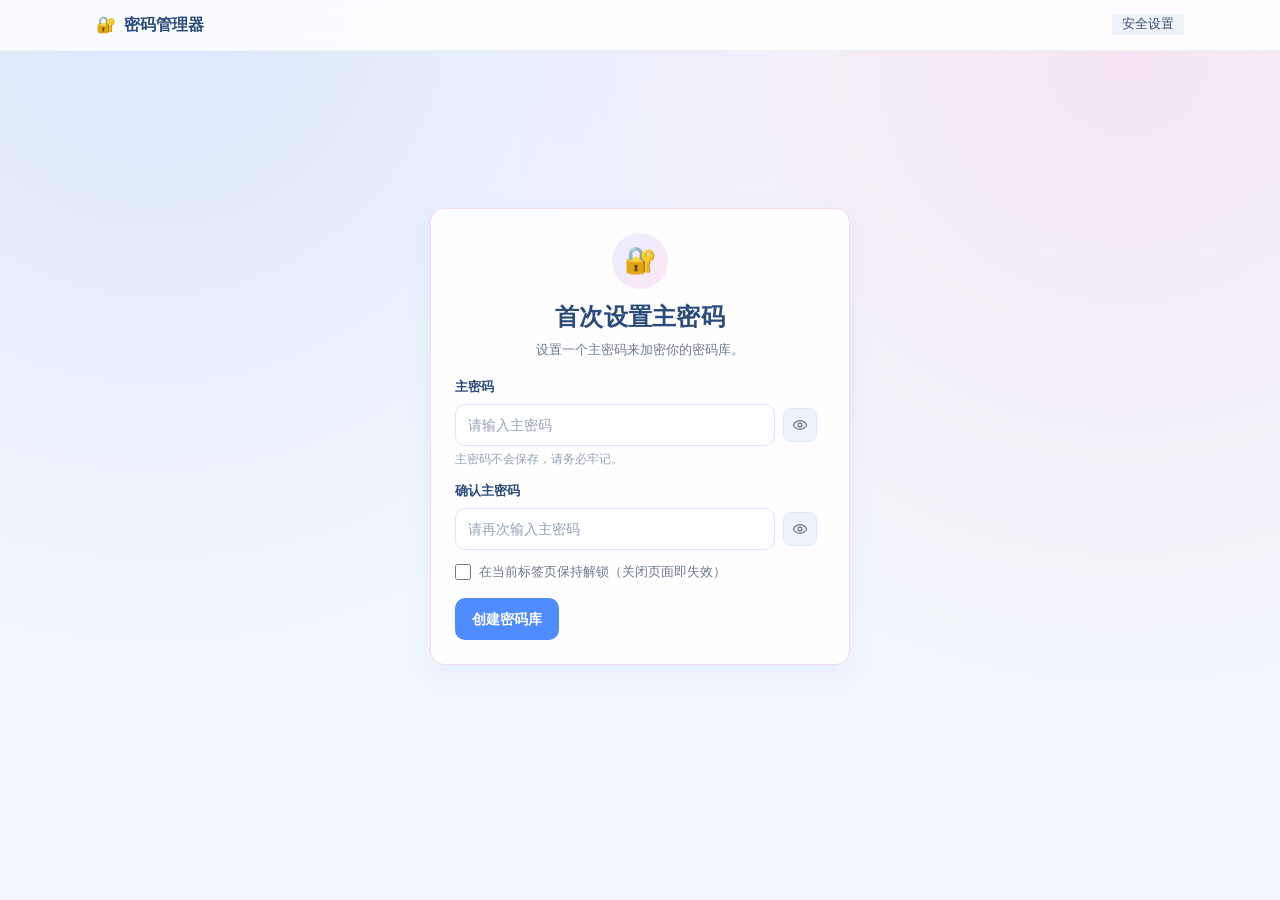
<file: index.html>
<!DOCTYPE html>
<html lang="zh-CN">
<head>
  <meta charset="UTF-8" />
  <meta name="viewport" content="width=device-width, initial-scale=1.0" />
  <meta name="color-scheme" content="light" />
  <title>密码管理器</title>
  <link rel="stylesheet" href="style.css" />
</head>
<body>
  <!-- 顶栏 -->
  <header class="nav">
    <div class="nav-inner">
      <a class="nav-brand" href="./index.html">
        <span aria-hidden="true">🔐</span>
        <span>密码管理器</span>
      </a>
      <nav class="nav-actions">
        <span class="badge badge-ok hidden" id="vaultStatus">已解锁</span>
        <button type="button" id="lockBtn" class="secondary btn-link hidden">锁定</button>
        <a href="./security.html" class="secondary btn-link">安全设置</a>
      </nav>
    </div>
  </header>

  <main class="container">
    <!-- 解锁 / 首次设置 -->
    <section class="auth-wrap" id="authCard">
      <div class="card auth-card">
        <div class="auth-head">
          <span class="auth-badge" aria-hidden="true">🔐</span>
          <h1 id="authTitle">解锁密码库</h1>
          <p class="tip" id="authTip">请输入主密码解锁。</p>
        </div>

        <form id="authForm" novalidate>
          <div class="form-row">
            <label class="field-label" for="masterPassword">主密码</label>
            <div class="input-group">
              <input id="masterPassword" type="password" autocomplete="current-password"
                     placeholder="请输入主密码" />
              <button type="button" class="icon-btn" data-toggle-password="masterPassword"
                      aria-label="显示密码" title="显示密码">
                <svg viewBox="0 0 24 24" aria-hidden="true">
                  <path d="M2 12s3.6-6.5 10-6.5S22 12 22 12s-3.6 6.5-10 6.5S2 12 2 12Z" />
                  <circle cx="12" cy="12" r="3" />
                </svg>
              </button>
            </div>
            <p class="hint hidden" id="masterHint">主密码不会保存，请务必牢记。</p>
          </div>

          <div class="form-row hidden" id="confirmRow">
            <label class="field-label" for="masterPasswordConfirm">确认主密码</label>
            <div class="input-group">
              <input id="masterPasswordConfirm" type="password" autocomplete="new-password"
                     placeholder="请再次输入主密码" />
              <button type="button" class="icon-btn" data-toggle-password="masterPasswordConfirm"
                      aria-label="显示密码" title="显示密码">
                <svg viewBox="0 0 24 24" aria-hidden="true">
                  <path d="M2 12s3.6-6.5 10-6.5S22 12 22 12s-3.6 6.5-10 6.5S2 12 2 12Z" />
                  <circle cx="12" cy="12" r="3" />
                </svg>
              </button>
            </div>
          </div>

          <p class="modal-error hidden" id="authError"></p>

          <label class="check-row" for="rememberSession">
            <input type="checkbox" id="rememberSession" />
            <span>在当前标签页保持解锁（关闭页面即失效）</span>
          </label>

          <div class="form-actions">
            <button type="submit" id="authBtn">解锁</button>
          </div>
        </form>
      </div>
    </section>

    <!-- 主应用 -->
    <div id="appArea" class="hidden">
      <div class="toolbar">
        <div class="search-field">
          <svg viewBox="0 0 24 24" aria-hidden="true">
            <circle cx="11" cy="11" r="7" />
            <path d="m20 20-3.6-3.6" />
          </svg>
          <input id="searchInput" type="search" placeholder="搜索名称 / 账号 / 备注 / 2FA…"
                 aria-label="搜索密码条目" autocomplete="off" />
          <button type="button" id="searchClearBtn" class="search-clear hidden"
                  aria-label="清空搜索" title="清空搜索">×</button>
        </div>
        <span class="toolbar-count" id="listCount"></span>
      </div>

      <div class="app-layout">
        <!-- 侧栏：添加 / 编辑 -->
        <aside class="app-aside">
          <section class="card">
            <div class="card-head">
              <h2 id="formTitle">添加密码</h2>
              <button type="button" id="cancelEditBtn" class="secondary btn-sm hidden">取消编辑</button>
            </div>

            <form id="passwordForm" novalidate>
              <input type="hidden" id="editId" />

              <div class="form-row">
                <label class="field-label" for="name">名称 <span class="req">*</span></label>
                <input id="name" type="text" placeholder="例如：GitHub / 微信" required
                       autocomplete="off" />
              </div>

              <div class="form-row">
                <label class="field-label" for="account">账号</label>
                <input id="account" type="text" placeholder="邮箱 / 用户名 / 手机号"
                       autocomplete="off" />
              </div>

              <div class="form-row">
                <label class="field-label" for="password">密码</label>
                <div class="input-group">
                  <input id="password" type="text" placeholder="请输入密码" autocomplete="off" />
                  <button type="button" class="icon-btn" data-toggle-password="password"
                          aria-label="显示密码" title="显示密码">
                    <svg viewBox="0 0 24 24" aria-hidden="true">
                      <path d="M2 12s3.6-6.5 10-6.5S22 12 22 12s-3.6 6.5-10 6.5S2 12 2 12Z" />
                      <circle cx="12" cy="12" r="3" />
                    </svg>
                  </button>
                  <button type="button" id="genPasswordBtn" class="secondary">随机密码</button>
                </div>
              </div>

              <div class="form-row">
                <label class="field-label" for="totpSecret">2FA 密钥（Base32）</label>
                <input id="totpSecret" type="text" placeholder="例如：JBSWY3DPEHPK3PXP"
                       autocomplete="off" spellcheck="false" />
                <p class="hint">填入后列表中会实时显示 6 位动态验证码。</p>
              </div>

              <div class="form-row">
                <label class="field-label" for="note">备注</label>
                <textarea id="note" rows="2" placeholder="可选备注"></textarea>
              </div>

              <div class="form-actions">
                <button type="submit" id="saveBtn">保存</button>
                <button type="reset" id="resetFormBtn" class="secondary">清空</button>
              </div>
            </form>

            <div class="aside-foot">
              <label class="field-label" for="autoLockSelect">安全</label>
              <select id="autoLockSelect" aria-label="自动锁定时间"></select>
            </div>
          </section>
        </aside>

        <!-- 列表 -->
        <section class="card">
          <div class="card-head">
            <h2>密码列表</h2>
            <span class="tip" id="listHint">按 Ctrl / ⌘ + K 快速搜索</span>
          </div>
          <div id="listContainer" class="list"></div>
        </section>
      </div>
    </div>
  </main>

  <script src="script.js"></script>
</body>
</html>
</file>
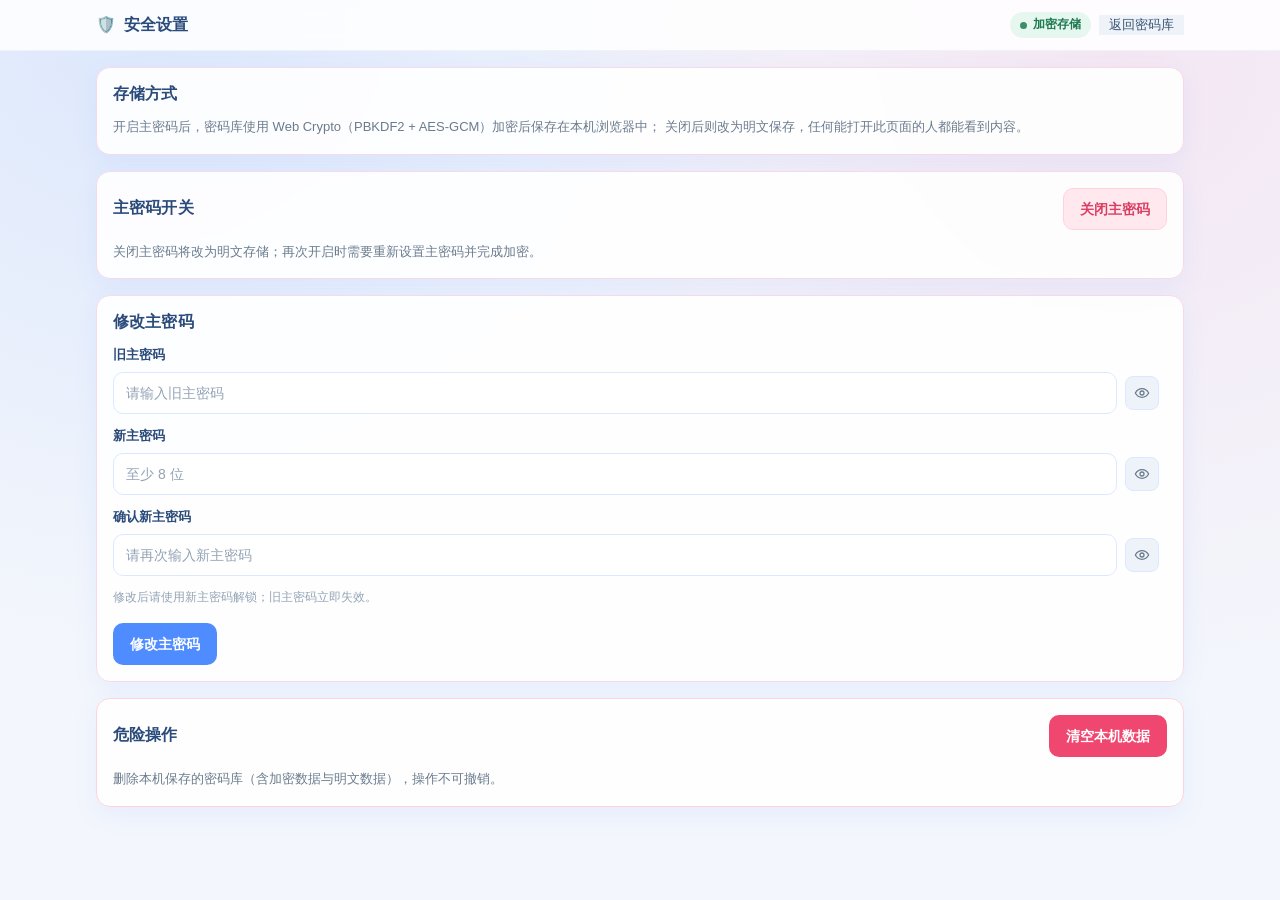
<file: security.html>
<!DOCTYPE html>
<html lang="zh-CN">
<head>
  <meta charset="UTF-8" />
  <meta name="viewport" content="width=device-width, initial-scale=1.0" />
  <meta name="color-scheme" content="light" />
  <title>安全设置 - 密码管理器</title>
  <link rel="stylesheet" href="style.css" />
</head>
<body>
  <header class="nav">
    <div class="nav-inner">
      <a class="nav-brand" href="./index.html">
        <span aria-hidden="true">🛡️</span>
        <span>安全设置</span>
      </a>
      <nav class="nav-actions">
        <span class="badge badge-ok" id="vaultStatus">检测中…</span>
        <a href="./index.html" class="secondary btn-link">返回密码库</a>
      </nav>
    </div>
  </header>

  <main class="container stack">
    <section class="card">
      <div class="card-head">
        <h2>存储方式</h2>
      </div>
      <p class="tip">
        开启主密码后，密码库使用 Web Crypto（PBKDF2 + AES-GCM）加密后保存在本机浏览器中；
        关闭后则改为明文保存，任何能打开此页面的人都能看到内容。
      </p>
    </section>

    <section class="card">
      <div class="card-head">
        <h2>主密码开关</h2>
        <button type="button" id="toggleMasterBtn" class="danger-soft">关闭主密码</button>
      </div>
      <p class="tip">关闭主密码将改为明文存储；再次开启时需要重新设置主密码并完成加密。</p>
    </section>

    <section class="card" id="changeMasterSection">
      <div class="card-head">
        <h2>修改主密码</h2>
      </div>
      <form id="changeMasterForm" novalidate>
        <div class="form-row">
          <label class="field-label" for="oldMasterPassword">旧主密码</label>
          <div class="input-group">
            <input id="oldMasterPassword" type="password" placeholder="请输入旧主密码"
                   autocomplete="current-password" />
            <button type="button" class="icon-btn" data-toggle-password="oldMasterPassword"
                    aria-label="显示密码" title="显示密码">
              <svg viewBox="0 0 24 24" aria-hidden="true">
                <path d="M2 12s3.6-6.5 10-6.5S22 12 22 12s-3.6 6.5-10 6.5S2 12 2 12Z" />
                <circle cx="12" cy="12" r="3" />
              </svg>
            </button>
          </div>
        </div>

        <div class="form-row">
          <label class="field-label" for="newMasterPassword">新主密码</label>
          <div class="input-group">
            <input id="newMasterPassword" type="password" placeholder="至少 8 位"
                   autocomplete="new-password" />
            <button type="button" class="icon-btn" data-toggle-password="newMasterPassword"
                    aria-label="显示密码" title="显示密码">
              <svg viewBox="0 0 24 24" aria-hidden="true">
                <path d="M2 12s3.6-6.5 10-6.5S22 12 22 12s-3.6 6.5-10 6.5S2 12 2 12Z" />
                <circle cx="12" cy="12" r="3" />
              </svg>
            </button>
          </div>
        </div>

        <div class="form-row">
          <label class="field-label" for="newMasterPasswordConfirm">确认新主密码</label>
          <div class="input-group">
            <input id="newMasterPasswordConfirm" type="password" placeholder="请再次输入新主密码"
                   autocomplete="new-password" />
            <button type="button" class="icon-btn" data-toggle-password="newMasterPasswordConfirm"
                    aria-label="显示密码" title="显示密码">
              <svg viewBox="0 0 24 24" aria-hidden="true">
                <path d="M2 12s3.6-6.5 10-6.5S22 12 22 12s-3.6 6.5-10 6.5S2 12 2 12Z" />
                <circle cx="12" cy="12" r="3" />
              </svg>
            </button>
          </div>
        </div>

        <p class="hint">修改后请使用新主密码解锁；旧主密码立即失效。</p>

        <div class="form-actions">
          <button type="submit" id="changeMasterBtn">修改主密码</button>
        </div>
      </form>
    </section>

    <section class="card danger-card">
      <div class="card-head">
        <h2>危险操作</h2>
        <button type="button" id="clearAllBtn" class="danger">清空本机数据</button>
      </div>
      <p class="tip">删除本机保存的密码库（含加密数据与明文数据），操作不可撤销。</p>
    </section>
  </main>

  <script src="script.js"></script>
</body>
</html>
</file>
<file: style.css>
/* =========================================================
   The Password Web — 统一设计系统
   1. 设计变量   2. 基础排版   3. 通用组件
   4. 应用页面   5. Toast / 弹窗   6. 响应式
   ========================================================= */

/* ---------- 1. 设计变量 ---------- */
:root {
  /* 颜色 */
  --primary: #4f8cff;
  --primary-dark: #3d74d9;
  --primary-soft: #e8f1ff;
  --accent: #f7a8cd;
  --accent-dark: #e88ab6;
  --accent-soft: #ffe4f2;

  --text: #243447;
  --text-strong: #2b4b7b;
  --muted: #6b7b8d;
  --muted-soft: #93a3b5;

  --surface: #ffffff;
  --surface-2: #f7f9fc;
  --surface-3: #eef3fa;
  --page-bg: #f3f6fc;
  --card: rgba(255, 255, 255, 0.9);

  --border: #dbe8ff;
  --border-soft: #eef2f9;
  --border-accent: #f6d9ea;

  --danger: #ef476f;
  --danger-dark: #d93f63;
  --danger-soft: #ffe9ee;
  --success: #2f9e69;

  /* 圆角 */
  --radius-xs: 8px;
  --radius-sm: 10px;
  --radius: 14px;
  --radius-lg: 20px;

  /* 间距（8pt 栅格） */
  --sp-1: 4px;
  --sp-2: 8px;
  --sp-3: 12px;
  --sp-4: 16px;
  --sp-5: 24px;
  --sp-6: 32px;

  /* 字号 */
  --fs-xs: 12px;
  --fs-sm: 13px;
  --fs-base: 14px;
  --fs-md: 16px;
  --fs-lg: 20px;
  --fs-xl: 24px;

  /* 阴影 */
  --shadow-sm: 0 1px 2px rgba(36, 52, 71, 0.06);
  --shadow: 0 8px 24px rgba(79, 140, 255, 0.08);
  --shadow-lg: 0 18px 44px rgba(36, 52, 71, 0.16);

  --ring: 0 0 0 3px rgba(79, 140, 255, 0.16);

  /* 布局 */
  --container: 1120px;
  --sidebar: 384px;
  --control-h: 42px;
}

/* ---------- 2. 基础排版 ---------- */
*,
*::before,
*::after {
  box-sizing: border-box;
}

html {
  -webkit-text-size-adjust: 100%;
}

body {
  margin: 0;
  min-height: 100vh;
  font-family: "PingFang SC", "Microsoft YaHei", "Segoe UI", Arial, sans-serif;
  font-size: var(--fs-base);
  line-height: 1.6;
  color: var(--text);
  background-color: var(--page-bg);
  background-image:
    radial-gradient(circle at 12% 0%, rgba(79, 140, 255, 0.14), transparent 45%),
    radial-gradient(circle at 88% 6%, rgba(247, 168, 205, 0.2), transparent 45%);
  background-attachment: fixed;
}

h1,
h2,
h3 {
  margin: 0;
  color: var(--text-strong);
  line-height: 1.3;
  letter-spacing: 0.01em;
}

h1 {
  font-size: var(--fs-xl);
  font-weight: 700;
}

h2 {
  font-size: var(--fs-md);
  font-weight: 700;
}

h3 {
  font-size: var(--fs-base);
  font-weight: 700;
}

p {
  margin: 0;
}

a {
  color: var(--primary-dark);
}

::selection {
  background: var(--accent-soft);
}

.container {
  width: 100%;
  max-width: var(--container);
  margin: 0 auto;
  padding: var(--sp-4);
}

/* 让所有卡片的垂直节奏一致 */
.stack {
  display: grid;
  gap: var(--sp-4);
}

/* ---------- 3. 通用组件 ---------- */
.hidden {
  display: none !important;
}

.card {
  background: var(--card);
  border: 1px solid var(--border-accent);
  border-radius: var(--radius);
  padding: var(--sp-4);
  box-shadow: var(--shadow);
  backdrop-filter: blur(4px);
}

.card-head {
  display: flex;
  align-items: center;
  justify-content: space-between;
  gap: var(--sp-3);
  margin-bottom: var(--sp-3);
}

.card-head h2 {
  min-width: 0;
  overflow: hidden;
  text-overflow: ellipsis;
  white-space: nowrap;
}

.danger-card {
  border-color: #ffd2dc;
}

.tip {
  margin: var(--sp-2) 0 0;
  font-size: var(--fs-sm);
  color: var(--muted);
}

.tip:first-child {
  margin-top: 0;
}

.hint {
  margin-top: var(--sp-1);
  font-size: var(--fs-xs);
  color: var(--muted-soft);
}

/* 表单 */
.form-row {
  margin-bottom: var(--sp-3);
}

.form-row:last-of-type {
  margin-bottom: 0;
}

.field-label {
  display: block;
  margin-bottom: 6px;
  font-size: var(--fs-sm);
  font-weight: 600;
  color: var(--text-strong);
}

.req {
  color: var(--danger);
  font-weight: 700;
}

input,
textarea,
select {
  width: 100%;
  height: var(--control-h);
  padding: 0 var(--sp-3);
  font-family: inherit;
  font-size: var(--fs-base);
  color: var(--text);
  background: var(--surface);
  border: 1px solid var(--border);
  border-radius: var(--radius-sm);
  outline: none;
  transition: border-color 0.15s ease, box-shadow 0.15s ease;
}

select {
  padding-right: var(--sp-2);
  cursor: pointer;
}

input[type="checkbox"],
input[type="radio"] {
  width: auto;
  height: auto;
  padding: 0;
  border: none;
  background: none;
}

textarea {
  height: auto;
  min-height: 72px;
  padding: var(--sp-2) var(--sp-3);
  line-height: 1.55;
  resize: vertical;
}

input::placeholder,
textarea::placeholder {
  color: var(--muted-soft);
}

input:focus,
textarea:focus,
select:focus {
  border-color: #9ec2ff;
  box-shadow: var(--ring);
}

input:disabled,
textarea:disabled {
  color: var(--muted);
  background: var(--surface-3);
  cursor: not-allowed;
}

.input-with-btn {
  display: grid;
  grid-template-columns: minmax(0, 1fr) auto;
  gap: var(--sp-2);
  align-items: center;
}

/* 密码输入：输入框 + 显隐 + 生成 */
.input-group {
  display: grid;
  grid-template-columns: minmax(0, 1fr) auto auto;
  gap: var(--sp-2);
  align-items: center;
}

/* 勾选项 */
.check-row {
  display: flex;
  align-items: center;
  gap: var(--sp-2);
  margin-top: var(--sp-2);
  font-size: var(--fs-sm);
  color: var(--muted);
  cursor: pointer;
}

.check-row input[type="checkbox"] {
  flex: none;
  width: 16px;
  height: 16px;
  margin: 0;
  padding: 0;
  accent-color: var(--primary);
  cursor: pointer;
}

/* 侧栏底部 */
.aside-foot {
  margin-top: var(--sp-4);
  padding-top: var(--sp-3);
  border-top: 1px dashed var(--border-soft);
}

/* 按钮 */
button,
.btn {
  display: inline-flex;
  align-items: center;
  justify-content: center;
  gap: 6px;
  height: var(--control-h);
  padding: 0 var(--sp-4);
  font-family: inherit;
  font-size: var(--fs-base);
  font-weight: 600;
  line-height: 1;
  white-space: nowrap;
  color: #fff;
  background: var(--primary);
  border: 1px solid transparent;
  border-radius: var(--radius-sm);
  cursor: pointer;
  transition: background 0.18s ease, border-color 0.18s ease, color 0.18s ease,
    box-shadow 0.18s ease, transform 0.08s ease;
}

button:hover,
.btn:hover {
  background: var(--primary-dark);
}

button:active,
.btn:active {
  transform: translateY(1px);
}

button:focus-visible,
.btn:focus-visible,
a:focus-visible,
[tabindex]:focus-visible {
  outline: none;
  box-shadow: var(--ring);
}

button:disabled,
.btn:disabled {
  opacity: 0.55;
  cursor: not-allowed;
  transform: none;
}

button.secondary,
.btn.secondary {
  color: #3a5372;
  background: var(--surface-3);
  border-color: var(--border);
}

button.secondary:hover,
.btn.secondary:hover {
  background: var(--primary-soft);
  border-color: #c5daff;
  color: var(--primary-dark);
}

button.ghost {
  color: var(--muted);
  background: transparent;
  border-color: transparent;
}

button.ghost:hover {
  color: var(--primary-dark);
  background: var(--primary-soft);
}

button.danger {
  background: var(--danger);
}

button.danger:hover {
  background: var(--danger-dark);
}

button.danger-soft {
  color: var(--danger-dark);
  background: var(--danger-soft);
  border-color: #ffd2dc;
}

button.danger-soft:hover {
  color: #fff;
  background: var(--danger);
  border-color: transparent;
}

/* 图标按钮（复制 / 显隐） */
.icon-btn {
  flex: none;
  width: 34px;
  height: 34px;
  padding: 0;
  color: var(--muted);
  background: var(--surface-3);
  border: 1px solid var(--border);
  border-radius: var(--radius-xs);
}

.icon-btn:hover {
  color: var(--primary-dark);
  background: var(--primary-soft);
}

.icon-btn svg {
  width: 16px;
  height: 16px;
  fill: none;
  stroke: currentColor;
  stroke-width: 1.9;
  stroke-linecap: round;
  stroke-linejoin: round;
}

/* 小号按钮 */
.btn-sm {
  height: 32px;
  padding: 0 var(--sp-3);
  font-size: var(--fs-sm);
  border-radius: var(--radius-xs);
}

.form-actions {
  display: flex;
  flex-wrap: wrap;
  gap: var(--sp-2);
  margin-top: var(--sp-4);
}

.form-actions.between {
  align-items: center;
  justify-content: space-between;
}

/* 行内链接按钮 */
.btn-link {
  padding: 0 10px;
  font-size: var(--fs-sm);
  text-decoration: none;
}

.btn-link:hover {
  text-decoration: none;
}

a.secondary.btn-link {
  color: #3a5372;
  background: var(--surface-3);
  border-color: var(--border);
}

a.secondary.btn-link:hover {
  color: var(--primary-dark);
  background: var(--primary-soft);
}

/* 徽标 */
.badge {
  display: inline-flex;
  align-items: center;
  gap: 6px;
  height: 26px;
  padding: 0 10px;
  font-size: var(--fs-xs);
  font-weight: 600;
  border-radius: 999px;
  white-space: nowrap;
}

.badge::before {
  content: "";
  width: 7px;
  height: 7px;
  border-radius: 50%;
  background: currentColor;
  opacity: 0.85;
}

.badge-ok {
  color: #1f7a52;
  background: #e6f7ef;
}

.badge-warn {
  color: #9a6a12;
  background: #fff5e0;
}

/* ---------- 4. 应用页面 ---------- */
.nav {
  position: sticky;
  top: 0;
  z-index: 20;
  padding-top: var(--sp-2);
  background: rgba(255, 255, 255, 0.86);
  border-bottom: 1px solid var(--border-soft);
  backdrop-filter: blur(10px);
}

.nav-inner {
  display: flex;
  align-items: center;
  justify-content: space-between;
  gap: var(--sp-3);
  width: 100%;
  max-width: var(--container);
  margin: 0 auto;
  padding: var(--sp-1) var(--sp-4) var(--sp-3);
}

.nav-brand {
  display: flex;
  align-items: center;
  gap: var(--sp-2);
  min-width: 0;
  font-size: var(--fs-md);
  font-weight: 700;
  color: var(--text-strong);
  text-decoration: none;
}

.nav-brand span {
  overflow: hidden;
  text-overflow: ellipsis;
  white-space: nowrap;
}

.nav-actions {
  display: flex;
  align-items: center;
  gap: var(--sp-2);
  flex: none;
}

/* 解锁页 */
.auth-wrap {
  display: flex;
  align-items: center;
  justify-content: center;
  min-height: calc(100vh - 160px);
  padding: var(--sp-5) var(--sp-4);
}

.auth-card {
  width: 100%;
  max-width: 420px;
  padding: var(--sp-5);
}

.auth-head {
  text-align: center;
  margin-bottom: var(--sp-4);
}

.auth-head .auth-badge {
  display: inline-flex;
  align-items: center;
  justify-content: center;
  width: 56px;
  height: 56px;
  font-size: 26px;
  border-radius: 50%;
  background: linear-gradient(135deg, var(--primary-soft), var(--accent-soft));
  margin-bottom: var(--sp-3);
}

/* 应用主体：桌面端侧栏表单 + 列表，移动端单列 */
.app-layout {
  display: grid;
  grid-template-columns: var(--sidebar) minmax(0, 1fr);
  gap: var(--sp-4);
  align-items: start;
}

.app-aside {
  position: sticky;
  top: 88px;
}

.app-aside .card {
  margin: 0;
}

/* 工具条（搜索） */
.toolbar {
  display: flex;
  align-items: center;
  gap: var(--sp-2);
  padding: var(--sp-2);
  background: var(--card);
  border: 1px solid var(--border-accent);
  border-radius: var(--radius);
  box-shadow: var(--shadow);
  backdrop-filter: blur(4px);
  margin-bottom: var(--sp-4);
}

.search-field {
  position: relative;
  flex: 1;
  min-width: 0;
}

.search-field svg {
  position: absolute;
  top: 50%;
  left: 12px;
  width: 16px;
  height: 16px;
  transform: translateY(-50%);
  fill: none;
  stroke: var(--muted-soft);
  stroke-width: 1.9;
  stroke-linecap: round;
  pointer-events: none;
}

.search-field input {
  padding-left: 36px;
  padding-right: 36px;
  border-color: transparent;
  background: var(--surface-2);
}

.search-field input:focus {
  background: var(--surface);
  border-color: #9ec2ff;
}

.search-clear {
  position: absolute;
  top: 50%;
  right: 6px;
  transform: translateY(-50%);
  width: 26px;
  height: 26px;
  padding: 0;
  font-size: var(--fs-md);
  font-weight: 400;
  color: var(--muted);
  background: transparent;
  border: none;
}

.search-clear:hover {
  color: var(--danger);
  background: transparent;
}

.toolbar-count {
  flex: none;
  padding-right: var(--sp-2);
  font-size: var(--fs-sm);
  color: var(--muted);
  white-space: nowrap;
}

/* 列表 */
.list {
  display: grid;
  gap: var(--sp-3);
}

.item {
  padding: var(--sp-3) var(--sp-4);
  background: linear-gradient(180deg, #ffffff 0%, #fdf7fb 100%);
  border: 1px solid var(--border-soft);
  border-radius: var(--radius);
  transition: border-color 0.18s ease, box-shadow 0.18s ease;
}

.item:hover {
  border-color: #e3d3ec;
  box-shadow: var(--shadow-sm);
}

.item.editing {
  border-color: var(--primary);
  box-shadow: var(--ring);
}

.item-head {
  display: flex;
  align-items: center;
  justify-content: space-between;
  gap: var(--sp-3);
  padding-bottom: var(--sp-2);
  margin-bottom: var(--sp-2);
  border-bottom: 1px dashed var(--border-soft);
}

.item-title {
  min-width: 0;
  overflow: hidden;
  font-size: var(--fs-md);
  font-weight: 700;
  color: var(--text-strong);
  text-overflow: ellipsis;
  white-space: nowrap;
}

.item-head .meta {
  flex: none;
  margin: 0;
  font-size: var(--fs-xs);
  white-space: nowrap;
}

/* 信息行：标签定宽，值左对齐，跨条目对齐 */
.item dl {
  display: grid;
  grid-template-columns: 76px minmax(0, 1fr);
  gap: 6px var(--sp-2);
  margin: 0;
  align-items: center;
}

.item dt {
  font-size: var(--fs-sm);
  color: var(--muted);
}

.item dd {
  display: flex;
  align-items: center;
  gap: var(--sp-2);
  min-width: 0;
  margin: 0;
  font-size: var(--fs-sm);
  word-break: break-all;
}

.value {
  min-width: 0;
  overflow-wrap: anywhere;
}

.value.mono {
  font-family: ui-monospace, SFMono-Regular, Menlo, Monaco, Consolas, monospace;
  letter-spacing: 0.08em;
}

.actions {
  display: flex;
  flex-wrap: wrap;
  gap: var(--sp-2);
  margin-top: var(--sp-3);
  padding-top: var(--sp-3);
  border-top: 1px dashed var(--border-soft);
}

/* 2FA */
.totp-code {
  font-family: ui-monospace, SFMono-Regular, Menlo, Monaco, Consolas, "Courier New", monospace;
  font-size: var(--fs-md);
  font-weight: 700;
  letter-spacing: 2px;
  color: var(--primary-dark);
}

.totp-remain {
  font-size: var(--fs-xs);
  color: var(--muted);
}

/* 空状态 */
.empty {
  padding: var(--sp-6) var(--sp-4);
  color: var(--muted);
  text-align: center;
}

.empty-icon {
  display: block;
  margin-bottom: var(--sp-2);
  font-size: 30px;
  opacity: 0.8;
}

.empty strong {
  display: block;
  margin-bottom: var(--sp-1);
  font-size: var(--fs-base);
  color: var(--text-strong);
}

/* ---------- 5. Toast / 弹窗 ---------- */
.toast-wrap {
  position: fixed;
  top: 78px; /* 位于吸顶导航栏之下 */
  left: 50%;
  z-index: 100;
  display: grid;
  gap: var(--sp-2);
  width: min(360px, calc(100vw - 32px));
  transform: translateX(-50%);
  pointer-events: none;
}

.toast {
  display: flex;
  align-items: center;
  gap: var(--sp-2);
  padding: 10px var(--sp-4);
  font-size: var(--fs-base);
  font-weight: 500;
  color: #fff;
  background: rgba(36, 52, 71, 0.94);
  border-radius: 999px;
  box-shadow: var(--shadow-lg);
  animation: toast-in 0.22s ease;
}

.toast.is-out {
  animation: toast-out 0.2s ease forwards;
}

.toast-ok {
  background: rgba(31, 122, 82, 0.95);
}

.toast-error {
  background: rgba(217, 63, 99, 0.95);
}

.toast-warn {
  background: rgba(154, 106, 18, 0.95);
}

@keyframes toast-in {
  from {
    opacity: 0;
    transform: translateY(-10px);
  }
  to {
    opacity: 1;
    transform: none;
  }
}

@keyframes toast-out {
  to {
    opacity: 0;
    transform: translateY(-8px);
  }
}

.modal {
  position: fixed;
  inset: 0;
  z-index: 90;
  display: flex;
  align-items: center;
  justify-content: center;
  padding: var(--sp-4);
  background: rgba(36, 52, 71, 0.42);
  backdrop-filter: blur(3px);
  animation: fade-in 0.16s ease;
}

@keyframes fade-in {
  from {
    opacity: 0;
  }
}

.modal-dialog {
  width: 100%;
  max-width: 420px;
  max-height: calc(100vh - 48px);
  overflow-y: auto;
  padding: var(--sp-5);
  background: var(--surface);
  border-radius: var(--radius-lg);
  box-shadow: var(--shadow-lg);
  animation: dialog-in 0.2s ease;
}

@keyframes dialog-in {
  from {
    opacity: 0;
    transform: translateY(12px) scale(0.98);
  }
}

.modal-dialog h3 {
  font-size: var(--fs-lg);
  margin-bottom: var(--sp-2);
}

.modal-desc {
  margin-bottom: var(--sp-4);
  font-size: var(--fs-sm);
  color: var(--muted);
}

.modal-error {
  margin-top: var(--sp-2);
  font-size: var(--fs-sm);
  font-weight: 600;
  color: var(--danger);
}

.modal-actions {
  display: flex;
  justify-content: flex-end;
  gap: var(--sp-2);
  margin-top: var(--sp-5);
}

/* ---------- 6. 响应式 ---------- */
@media (max-width: 900px) {
  .app-layout {
    grid-template-columns: minmax(0, 1fr);
  }

  .app-aside {
    position: static;
  }
}

@media (max-width: 600px) {
  :root {
    --fs-xl: 20px;
    --sp-5: 20px;
  }

  .container {
    padding: var(--sp-3);
  }

  .nav-inner {
    padding: 0 var(--sp-3) var(--sp-2);
  }

  .toast-wrap {
    top: 84px;
  }

  .card {
    padding: var(--sp-3);
  }

  .auth-wrap {
    min-height: auto;
    padding: var(--sp-4) var(--sp-3);
  }

  .item dl {
    grid-template-columns: minmax(0, 1fr);
    gap: var(--sp-1);
  }

  .item dt {
    margin-top: var(--sp-2);
    font-weight: 600;
  }

  .item dl dt:first-of-type {
    margin-top: 0;
  }

  .actions button {
    flex: 1 1 auto;
  }

  .form-actions button {
    flex: 1 1 auto;
  }

  .toolbar {
    flex-wrap: wrap;
  }

  .toolbar-count {
    padding-left: var(--sp-2);
  }
}

@media (prefers-reduced-motion: reduce) {
  *,
  *::before,
  *::after {
    animation-duration: 0.001ms !important;
    animation-iteration-count: 1 !important;
    transition-duration: 0.001ms !important;
  }
}
</file>
